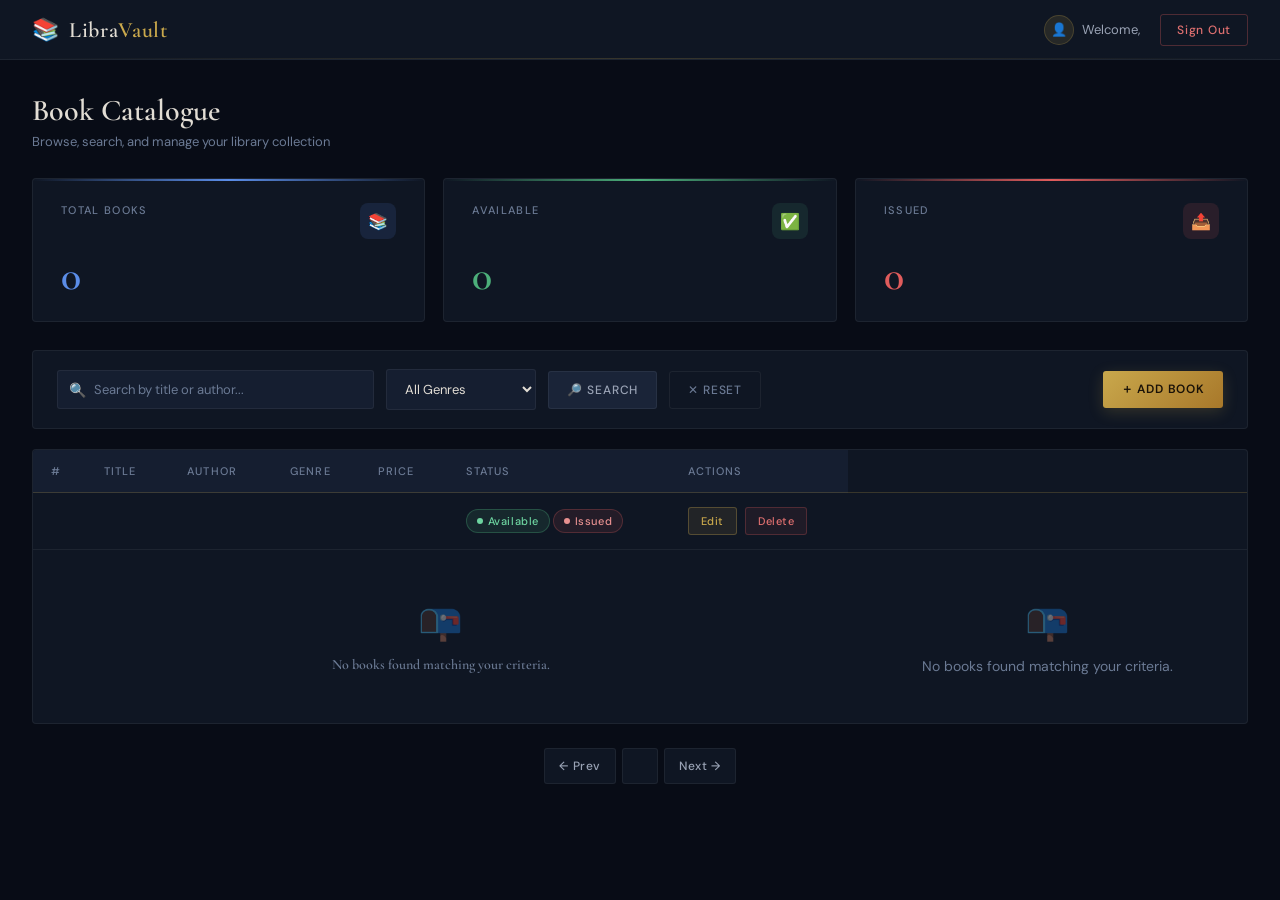
<file: SBMVC-LibraryBookManagementSystem-main/src/main/resources/templates/index.html>
<!DOCTYPE html>
<html xmlns:th="http://www.thymeleaf.org"
      xmlns:sec="http://www.thymeleaf.org/extras/spring-security">
<head>
    <meta charset="UTF-8">
    <meta name="viewport" content="width=device-width, initial-scale=1.0">
    <title>Dashboard — LibraVault</title>
    <link href="https://fonts.googleapis.com/css2?family=Cormorant+Garamond:wght@300;400;600;700&family=DM+Sans:wght@300;400;500&display=swap" rel="stylesheet">
    <style>
        :root {
            --bg: #080c16;
            --surface: #0f1623;
            --surface2: #151e30;
            --surface3: #1a2438;
            --gold: #c9a84c;
            --gold-light: #e8c97a;
            --gold-dim: rgba(201,168,76,0.12);
            --gold-border: rgba(201,168,76,0.22);
            --text: #e2ddd4;
            --text-dim: #6b7a94;
            --text-mid: #9aa3b5;
            --border: rgba(255,255,255,0.06);
            --green: #4caf7a;
            --red: #e05c5c;
            --blue: #5b8de8;
        }

        * { margin: 0; padding: 0; box-sizing: border-box; }

        body {
            background: var(--bg);
            font-family: 'DM Sans', sans-serif;
            color: var(--text);
            min-height: 100vh;
        }

        /* ── Navbar ── */
        .navbar {
            background: var(--surface);
            border-bottom: 1px solid var(--border);
            padding: 0 32px;
            height: 60px;
            display: flex;
            align-items: center;
            justify-content: space-between;
            position: sticky;
            top: 0;
            z-index: 100;
            backdrop-filter: blur(10px);
        }
        .navbar::after {
            content: '';
            position: absolute;
            bottom: 0; left: 0; right: 0;
            height: 1px;
            background: linear-gradient(90deg, transparent, var(--gold-border), transparent);
        }

        .nav-brand {
            display: flex;
            align-items: center;
            gap: 10px;
        }
        .nav-brand-icon { font-size: 22px; }
        .nav-brand h1 {
            font-family: 'Cormorant Garamond', serif;
            font-size: 22px;
            font-weight: 600;
            color: var(--text);
            letter-spacing: 0.03em;
        }
        .nav-brand h1 span { color: var(--gold); }

        .nav-right {
            display: flex;
            align-items: center;
            gap: 20px;
        }
        .nav-user {
            font-size: 13px;
            color: var(--text-mid);
            display: flex;
            align-items: center;
            gap: 8px;
        }
        .nav-user-badge {
            width: 30px; height: 30px;
            background: var(--gold-dim);
            border: 1px solid var(--gold-border);
            border-radius: 50%;
            display: flex;
            align-items: center;
            justify-content: center;
            font-size: 13px;
        }
        .nav-user strong { color: var(--text); }

        .btn-logout {
            padding: 7px 16px;
            background: transparent;
            border: 1px solid rgba(224,92,92,0.3);
            border-radius: 3px;
            color: #e07070;
            font-family: 'DM Sans', sans-serif;
            font-size: 12px;
            font-weight: 500;
            letter-spacing: 0.06em;
            cursor: pointer;
            transition: background 0.2s, border-color 0.2s;
        }
        .btn-logout:hover {
            background: rgba(224,92,92,0.1);
            border-color: rgba(224,92,92,0.6);
        }

        /* ── Main content ── */
        .main {
            padding: 32px;
            max-width: 1300px;
            margin: 0 auto;
        }

        .page-title {
            margin-bottom: 28px;
            animation: fadeUp 0.5s ease both;
        }
        .page-title h2 {
            font-family: 'Cormorant Garamond', serif;
            font-size: 30px;
            font-weight: 600;
            color: var(--text);
        }
        .page-title p {
            font-size: 13px;
            color: var(--text-dim);
            margin-top: 4px;
        }

        @keyframes fadeUp {
            from { opacity: 0; transform: translateY(16px); }
            to   { opacity: 1; transform: translateY(0); }
        }

        /* ── Stats Cards ── */
        .stats-grid {
            display: grid;
            grid-template-columns: repeat(3, 1fr);
            gap: 18px;
            margin-bottom: 28px;
        }

        .stat-card {
            background: var(--surface);
            border: 1px solid var(--border);
            border-radius: 4px;
            padding: 24px 28px;
            position: relative;
            overflow: hidden;
            animation: fadeUp 0.5s ease both;
            transition: transform 0.2s, box-shadow 0.2s;
        }
        .stat-card:hover {
            transform: translateY(-2px);
            box-shadow: 0 12px 30px rgba(0,0,0,0.3);
        }
        .stat-card:nth-child(2) { animation-delay: 0.08s; }
        .stat-card:nth-child(3) { animation-delay: 0.16s; }

        .stat-card::before {
            content: '';
            position: absolute;
            top: 0; left: 0; right: 0;
            height: 2px;
        }
        .stat-card.blue::before  { background: linear-gradient(90deg, transparent, var(--blue), transparent); }
        .stat-card.green::before { background: linear-gradient(90deg, transparent, var(--green), transparent); }
        .stat-card.red::before   { background: linear-gradient(90deg, transparent, var(--red), transparent); }

        .stat-card-top {
            display: flex;
            justify-content: space-between;
            align-items: flex-start;
            margin-bottom: 16px;
        }
        .stat-label {
            font-size: 11px;
            letter-spacing: 0.12em;
            text-transform: uppercase;
            color: var(--text-dim);
            font-weight: 500;
        }
        .stat-icon {
            width: 36px; height: 36px;
            border-radius: 8px;
            display: flex;
            align-items: center;
            justify-content: center;
            font-size: 16px;
        }
        .stat-icon.blue  { background: rgba(91,141,232,0.12); }
        .stat-icon.green { background: rgba(76,175,122,0.12); }
        .stat-icon.red   { background: rgba(224,92,92,0.12); }

        .stat-value {
            font-family: 'Cormorant Garamond', serif;
            font-size: 42px;
            font-weight: 600;
            line-height: 1;
        }
        .stat-value.blue  { color: var(--blue); }
        .stat-value.green { color: var(--green); }
        .stat-value.red   { color: var(--red); }

        /* Decorative bg number */
        .stat-bg-num {
            position: absolute;
            right: 16px; bottom: -10px;
            font-family: 'Cormorant Garamond', serif;
            font-size: 80px;
            font-weight: 700;
            opacity: 0.04;
            line-height: 1;
            pointer-events: none;
        }

        /* ── Toolbar ── */
        .toolbar {
            background: var(--surface);
            border: 1px solid var(--border);
            border-radius: 4px;
            padding: 18px 24px;
            margin-bottom: 20px;
            display: flex;
            align-items: center;
            gap: 12px;
            flex-wrap: wrap;
            animation: fadeUp 0.5s 0.2s ease both;
        }

        .search-wrap {
            position: relative;
            flex: 1;
            min-width: 200px;
        }
        .search-icon {
            position: absolute;
            left: 12px; top: 50%;
            transform: translateY(-50%);
            font-size: 14px;
            color: var(--text-dim);
            pointer-events: none;
        }
        .search-wrap input {
            width: 100%;
            background: var(--surface2);
            border: 1px solid var(--border);
            border-radius: 3px;
            padding: 10px 12px 10px 36px;
            color: var(--text);
            font-family: 'DM Sans', sans-serif;
            font-size: 13px;
            outline: none;
            transition: border-color 0.2s, box-shadow 0.2s;
        }
        .search-wrap input:focus {
            border-color: var(--gold-border);
            box-shadow: 0 0 0 3px var(--gold-dim);
        }
        .search-wrap input::placeholder { color: var(--text-dim); }

        select.filter-select {
            background: var(--surface2);
            border: 1px solid var(--border);
            border-radius: 3px;
            padding: 10px 14px;
            color: var(--text);
            font-family: 'DM Sans', sans-serif;
            font-size: 13px;
            outline: none;
            cursor: pointer;
            transition: border-color 0.2s;
            min-width: 150px;
        }
        select.filter-select:focus { border-color: var(--gold-border); }
        select.filter-select option { background: var(--surface2); }

        .btn {
            padding: 10px 18px;
            border-radius: 3px;
            font-family: 'DM Sans', sans-serif;
            font-size: 12px;
            font-weight: 500;
            letter-spacing: 0.07em;
            text-transform: uppercase;
            cursor: pointer;
            border: none;
            transition: all 0.2s;
            text-decoration: none;
            display: inline-flex;
            align-items: center;
            gap: 6px;
            white-space: nowrap;
        }
        .btn-search {
            background: var(--surface3);
            border: 1px solid var(--border);
            color: var(--text-mid);
        }
        .btn-search:hover { border-color: var(--gold-border); color: var(--text); }

        .btn-reset {
            background: transparent;
            border: 1px solid var(--border);
            color: var(--text-dim);
        }
        .btn-reset:hover { border-color: rgba(255,255,255,0.15); color: var(--text-mid); }

        .btn-add {
            background: linear-gradient(135deg, var(--gold), #a8782a);
            color: #1a1208;
            font-weight: 600;
            box-shadow: 0 4px 15px rgba(201,168,76,0.2);
        }
        .btn-add:hover {
            opacity: 0.9;
            transform: translateY(-1px);
            box-shadow: 0 6px 20px rgba(201,168,76,0.3);
        }

        .toolbar-spacer { flex: 1; }

        /* ── Table ── */
        .table-wrap {
            background: var(--surface);
            border: 1px solid var(--border);
            border-radius: 4px;
            overflow: hidden;
            animation: fadeUp 0.5s 0.28s ease both;
        }

        table {
            width: 100%;
            border-collapse: collapse;
        }
        thead {
            background: var(--surface2);
            border-bottom: 1px solid var(--gold-border);
        }
        th {
            padding: 14px 18px;
            text-align: left;
            font-size: 11px;
            font-weight: 500;
            letter-spacing: 0.1em;
            text-transform: uppercase;
            color: var(--text-dim);
            white-space: nowrap;
        }
        th a {
            color: var(--text-dim);
            text-decoration: none;
            display: inline-flex;
            align-items: center;
            gap: 4px;
            transition: color 0.2s;
        }
        th a:hover { color: var(--gold); }

        tbody tr {
            border-bottom: 1px solid var(--border);
            transition: background 0.15s;
        }
        tbody tr:last-child { border-bottom: none; }
        tbody tr:hover { background: var(--surface2); }

        td {
            padding: 14px 18px;
            font-size: 13px;
            color: var(--text-mid);
        }
        td:first-child {
            font-family: 'Cormorant Garamond', serif;
            font-size: 16px;
            color: var(--text-dim);
            font-weight: 600;
        }
        .td-title {
            font-weight: 500;
            color: var(--text) !important;
        }
        .td-price {
            font-family: 'Cormorant Garamond', serif;
            font-size: 15px;
            color: var(--gold) !important;
            font-weight: 600;
        }

        .badge {
            display: inline-flex;
            align-items: center;
            gap: 5px;
            padding: 4px 10px;
            border-radius: 20px;
            font-size: 11px;
            font-weight: 500;
            letter-spacing: 0.05em;
        }
        .badge-available {
            background: rgba(76,175,122,0.12);
            border: 1px solid rgba(76,175,122,0.3);
            color: #6dd4a0;
        }
        .badge-issued {
            background: rgba(224,92,92,0.1);
            border: 1px solid rgba(224,92,92,0.25);
            color: #e89090;
        }
        .badge::before { content: ''; width: 6px; height: 6px; border-radius: 50%; background: currentColor; }

        .actions { display: flex; gap: 8px; }
        .btn-edit, .btn-delete {
            padding: 6px 12px;
            border-radius: 3px;
            font-size: 11px;
            font-weight: 500;
            letter-spacing: 0.05em;
            cursor: pointer;
            border: 1px solid;
            text-decoration: none;
            transition: all 0.2s;
        }
        .btn-edit {
            background: rgba(201,168,76,0.1);
            border-color: rgba(201,168,76,0.3);
            color: var(--gold);
        }
        .btn-edit:hover { background: rgba(201,168,76,0.2); border-color: var(--gold); }
        .btn-delete {
            background: rgba(224,92,92,0.08);
            border-color: rgba(224,92,92,0.25);
            color: #e07070;
        }
        .btn-delete:hover { background: rgba(224,92,92,0.18); border-color: var(--red); }

        .empty-row td {
            text-align: center;
            padding: 48px;
            color: var(--text-dim);
            font-size: 14px;
        }
        .empty-icon { font-size: 36px; display: block; margin-bottom: 12px; opacity: 0.4; }

        /* ── Pagination ── */
        .pagination-wrap {
            display: flex;
            align-items: center;
            justify-content: center;
            gap: 6px;
            margin-top: 24px;
            padding-bottom: 12px;
            animation: fadeUp 0.5s 0.36s ease both;
        }
        .page-btn {
            width: 36px; height: 36px;
            display: flex;
            align-items: center;
            justify-content: center;
            border-radius: 3px;
            font-size: 13px;
            font-weight: 500;
            color: var(--text-mid);
            text-decoration: none;
            border: 1px solid var(--border);
            background: var(--surface);
            transition: all 0.2s;
        }
        .page-btn:hover { border-color: var(--gold-border); color: var(--gold); }
        .page-btn.active {
            background: var(--gold-dim);
            border-color: var(--gold-border);
            color: var(--gold);
            font-weight: 600;
        }
        .page-nav {
            padding: 0 14px;
            width: auto;
            font-size: 12px;
            letter-spacing: 0.05em;
        }
    </style>
</head>
<body>

    <!-- Navbar -->
    <nav class="navbar">
        <div class="nav-brand">
            <span class="nav-brand-icon">📚</span>
            <h1>Libra<span>Vault</span></h1>
        </div>
        <div class="nav-right">
            <div class="nav-user">
                <div class="nav-user-badge">👤</div>
                <span>Welcome, <strong sec:authentication="principal.username"></strong></span>
            </div>
            <form th:action="@{/logout}" method="post" style="margin:0;">
                <button type="submit" class="btn-logout">Sign Out</button>
            </form>
        </div>
    </nav>

    <div class="main">

        <div class="page-title">
            <h2>Book Catalogue</h2>
            <p>Browse, search, and manage your library collection</p>
        </div>

        <!-- Stats -->
        <div class="stats-grid">
            <div class="stat-card blue">
                <div class="stat-card-top">
                    <span class="stat-label">Total Books</span>
                    <div class="stat-icon blue">📚</div>
                </div>
                <div class="stat-value blue" th:text="${totalBooks}">0</div>
                <div class="stat-bg-num" th:text="${totalBooks}"></div>
            </div>
            <div class="stat-card green">
                <div class="stat-card-top">
                    <span class="stat-label">Available</span>
                    <div class="stat-icon green">✅</div>
                </div>
                <div class="stat-value green" th:text="${availableBooks}">0</div>
                <div class="stat-bg-num" th:text="${availableBooks}"></div>
            </div>
            <div class="stat-card red">
                <div class="stat-card-top">
                    <span class="stat-label">Issued</span>
                    <div class="stat-icon red">📤</div>
                </div>
                <div class="stat-value red" th:text="${issuedBooks}">0</div>
                <div class="stat-bg-num" th:text="${issuedBooks}"></div>
            </div>
        </div>

        <!-- Toolbar -->
        <form method="get" th:action="@{/}">
            <div class="toolbar">
                <div class="search-wrap">
                    <span class="search-icon">🔍</span>
                    <input type="text" name="keyword" th:value="${keyword}"
                           placeholder="Search by title or author...">
                </div>

                <select name="genre" class="filter-select">
                    <option value="all" th:selected="${genre == 'all' or genre == null}">All Genres</option>
                    <option value="Programming" th:selected="${genre == 'Programming'}">Programming</option>
                    <option value="Fiction"     th:selected="${genre == 'Fiction'}">Fiction</option>
                    <option value="Science"     th:selected="${genre == 'Science'}">Science</option>
                    <option value="History"     th:selected="${genre == 'History'}">History</option>
                    <option value="Mathematics" th:selected="${genre == 'Mathematics'}">Mathematics</option>
                    <option value="Other"       th:selected="${genre == 'Other'}">Other</option>
                </select>

                <button type="submit" class="btn btn-search">🔎 Search</button>
                <a th:href="@{/}" class="btn btn-reset">✕ Reset</a>

                <div class="toolbar-spacer"></div>

                <a sec:authorize="hasRole('ADMIN')"
                   th:href="@{/showNewBookForm}"
                   class="btn btn-add">＋ Add Book</a>
            </div>
        </form>

        <!-- Table -->
        <div class="table-wrap">
            <table>
                <thead>
                    <tr>
                        <th>#</th>
                        <th>
                            <a th:href="@{/(page=${currentPage},sortField='title',sortDir=${reverseSortDir},keyword=${keyword},genre=${genre})}">
                                Title
                                <span th:if="${sortField == 'title'}" th:text="${sortDir == 'asc'} ? '↑' : '↓'"></span>
                            </a>
                        </th>
                        <th>
                            <a th:href="@{/(page=${currentPage},sortField='author',sortDir=${reverseSortDir},keyword=${keyword},genre=${genre})}">
                                Author
                                <span th:if="${sortField == 'author'}" th:text="${sortDir == 'asc'} ? '↑' : '↓'"></span>
                            </a>
                        </th>
                        <th>Genre</th>
                        <th>
                            <a th:href="@{/(page=${currentPage},sortField='price',sortDir=${reverseSortDir},keyword=${keyword},genre=${genre})}">
                                Price
                                <span th:if="${sortField == 'price'}" th:text="${sortDir == 'asc'} ? '↑' : '↓'"></span>
                            </a>
                        </th>
                        <th>Status</th>
                        <th sec:authorize="hasRole('ADMIN')">Actions</th>
                    </tr>
                </thead>
                <tbody>
                    <tr th:each="book : ${bookPage.content}">
                        <td th:text="${book.id}"></td>
                        <td class="td-title" th:text="${book.title}"></td>
                        <td th:text="${book.author}"></td>
                        <td th:text="${book.genre}"></td>
                        <td class="td-price" th:text="'₹' + ${book.price}"></td>
                        <td>
                            <span th:if="${book.availability}" class="badge badge-available">Available</span>
                            <span th:unless="${book.availability}" class="badge badge-issued">Issued</span>
                        </td>
                        <td sec:authorize="hasRole('ADMIN')">
                            <div class="actions">
                                <a th:href="@{/showFormForUpdate/{id}(id=${book.id})}" class="btn-edit">Edit</a>
                                <a th:href="@{/deleteBook/{id}(id=${book.id})}"
                                   class="btn-delete"
                                   onclick="return confirm('Delete this book?')">Delete</a>
                            </div>
                        </td>
                    </tr>

                    <tr class="empty-row" th:if="${#lists.isEmpty(bookPage.content)}">
                        <td sec:authorize="hasRole('ADMIN')" colspan="7">
                            <span class="empty-icon">📭</span>
                            No books found matching your criteria.
                        </td>
                        <td sec:authorize="!hasRole('ADMIN')" colspan="6">
                            <span class="empty-icon">📭</span>
                            No books found matching your criteria.
                        </td>
                    </tr>
                </tbody>
            </table>
        </div>

        <!-- Pagination -->
        <div class="pagination-wrap">
            <a class="page-btn page-nav"
               th:if="${currentPage > 1}"
               th:href="@{/(page=${currentPage-1},sortField=${sortField},sortDir=${sortDir},keyword=${keyword},genre=${genre})}">
               ← Prev
            </a>

            <a th:each="i : ${#numbers.sequence(1, totalPages)}"
               th:classappend="${currentPage == i} ? ' active'"
               class="page-btn"
               th:href="@{/(page=${i},sortField=${sortField},sortDir=${sortDir},keyword=${keyword},genre=${genre})}"
               th:text="${i}"></a>

            <a class="page-btn page-nav"
               th:if="${currentPage < totalPages}"
               th:href="@{/(page=${currentPage+1},sortField=${sortField},sortDir=${sortDir},keyword=${keyword},genre=${genre})}">
               Next →
            </a>
        </div>

    </div>
</body>
</html>
</file>
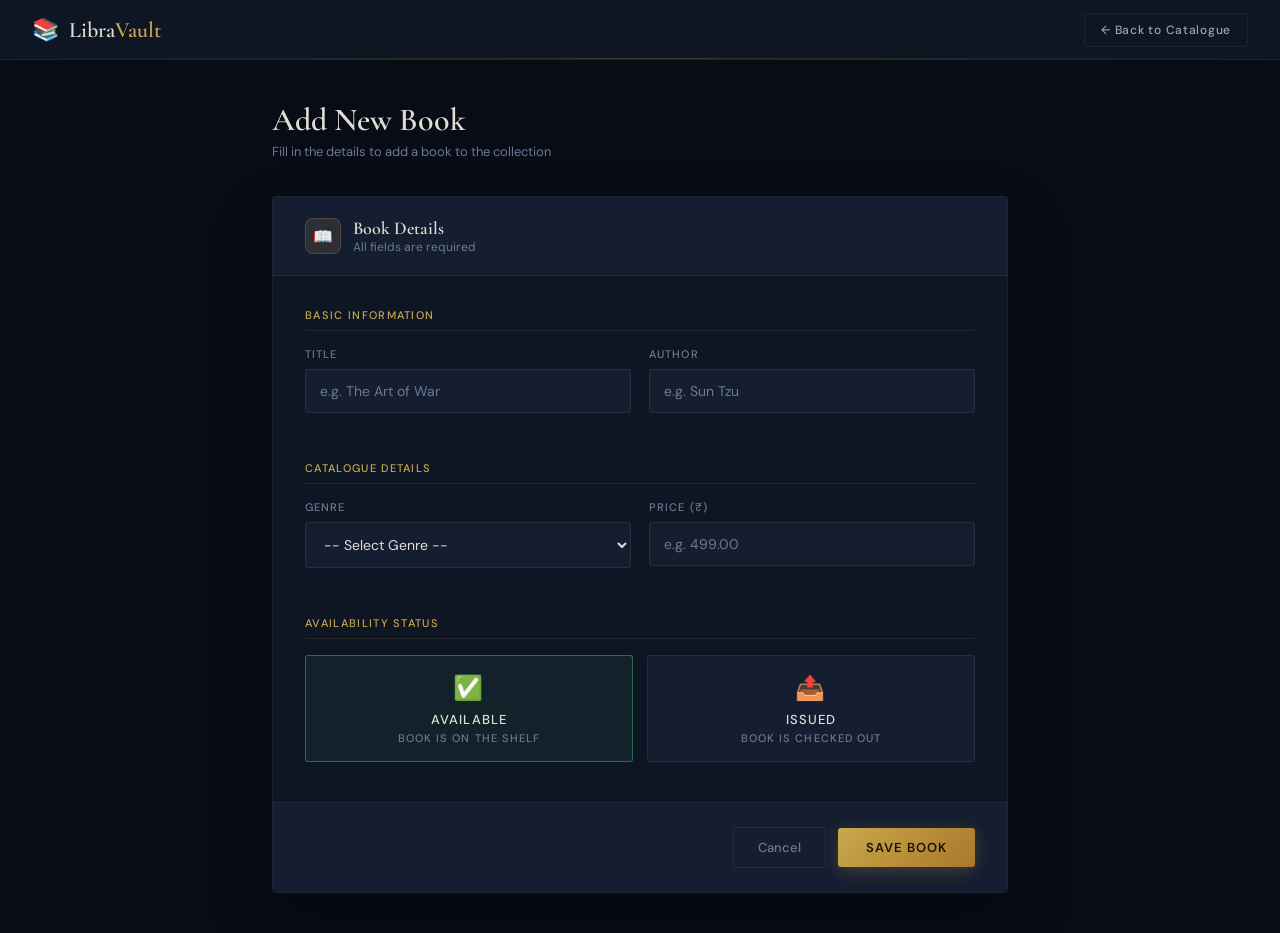
<file: SBMVC-LibraryBookManagementSystem-main/src/main/resources/templates/add-book.html>
<!DOCTYPE html>
<html xmlns:th="http://www.thymeleaf.org">
<head>
    <meta charset="UTF-8">
    <meta name="viewport" content="width=device-width, initial-scale=1.0">
    <title>Add Book — LibraVault</title>
    <link href="https://fonts.googleapis.com/css2?family=Cormorant+Garamond:wght@300;400;600;700&family=DM+Sans:wght@300;400;500&display=swap" rel="stylesheet">
    <style>
        :root {
            --bg: #080c16;
            --surface: #0f1623;
            --surface2: #151e30;
            --surface3: #1a2438;
            --gold: #c9a84c;
            --gold-light: #e8c97a;
            --gold-dim: rgba(201,168,76,0.12);
            --gold-border: rgba(201,168,76,0.22);
            --text: #e2ddd4;
            --text-dim: #6b7a94;
            --text-mid: #9aa3b5;
            --border: rgba(255,255,255,0.06);
            --green: #4caf7a;
        }

        * { margin: 0; padding: 0; box-sizing: border-box; }

        body {
            background: var(--bg);
            font-family: 'DM Sans', sans-serif;
            color: var(--text);
            min-height: 100vh;
        }

        /* Navbar */
        .navbar {
            background: var(--surface);
            border-bottom: 1px solid var(--border);
            padding: 0 32px;
            height: 60px;
            display: flex;
            align-items: center;
            justify-content: space-between;
            position: relative;
        }
        .navbar::after {
            content: '';
            position: absolute;
            bottom: 0; left: 0; right: 0;
            height: 1px;
            background: linear-gradient(90deg, transparent, var(--gold-border), transparent);
        }
        .nav-brand { display: flex; align-items: center; gap: 10px; }
        .nav-brand h1 {
            font-family: 'Cormorant Garamond', serif;
            font-size: 22px; font-weight: 600;
            color: var(--text);
        }
        .nav-brand h1 span { color: var(--gold); }

        .btn-back {
            display: inline-flex;
            align-items: center;
            gap: 6px;
            padding: 8px 16px;
            background: transparent;
            border: 1px solid var(--border);
            border-radius: 3px;
            color: var(--text-mid);
            font-family: 'DM Sans', sans-serif;
            font-size: 12px;
            font-weight: 500;
            letter-spacing: 0.06em;
            text-decoration: none;
            transition: all 0.2s;
        }
        .btn-back:hover { border-color: var(--gold-border); color: var(--text); }

        /* Main */
        .main {
            padding: 40px 32px;
            max-width: 800px;
            margin: 0 auto;
        }

        .page-header {
            display: flex;
            align-items: flex-start;
            justify-content: space-between;
            margin-bottom: 36px;
            animation: fadeUp 0.5s ease both;
        }
        @keyframes fadeUp {
            from { opacity: 0; transform: translateY(16px); }
            to   { opacity: 1; transform: translateY(0); }
        }

        .page-header h2 {
            font-family: 'Cormorant Garamond', serif;
            font-size: 32px;
            font-weight: 600;
            color: var(--text);
        }
        .page-header p {
            font-size: 13px;
            color: var(--text-dim);
            margin-top: 4px;
        }

        /* Form Card */
        .form-card {
            background: var(--surface);
            border: 1px solid var(--border);
            border-radius: 4px;
            overflow: hidden;
            animation: fadeUp 0.5s 0.1s ease both;
            box-shadow: 0 30px 60px rgba(0,0,0,0.3);
        }

        .form-card-header {
            padding: 20px 32px;
            border-bottom: 1px solid var(--border);
            background: var(--surface2);
            display: flex;
            align-items: center;
            gap: 12px;
        }
        .form-card-header-icon {
            width: 36px; height: 36px;
            background: var(--gold-dim);
            border: 1px solid var(--gold-border);
            border-radius: 8px;
            display: flex;
            align-items: center;
            justify-content: center;
            font-size: 16px;
        }
        .form-card-header h3 {
            font-family: 'Cormorant Garamond', serif;
            font-size: 18px;
            font-weight: 600;
            color: var(--text);
        }
        .form-card-header p {
            font-size: 12px;
            color: var(--text-dim);
        }

        .form-body {
            padding: 32px;
        }

        .form-section {
            margin-bottom: 28px;
        }
        .form-section-title {
            font-size: 11px;
            font-weight: 500;
            letter-spacing: 0.12em;
            text-transform: uppercase;
            color: var(--gold);
            margin-bottom: 16px;
            padding-bottom: 8px;
            border-bottom: 1px solid var(--gold-dim);
        }

        .form-row { display: grid; grid-template-columns: 1fr 1fr; gap: 18px; }
        .form-group { margin-bottom: 20px; }
        .form-group:last-child { margin-bottom: 0; }

        label {
            display: block;
            font-size: 11px;
            font-weight: 500;
            letter-spacing: 0.1em;
            text-transform: uppercase;
            color: var(--text-dim);
            margin-bottom: 8px;
        }
        input, select {
            width: 100%;
            background: var(--surface2);
            border: 1px solid rgba(255,255,255,0.07);
            border-radius: 3px;
            padding: 12px 14px;
            color: var(--text);
            font-family: 'DM Sans', sans-serif;
            font-size: 14px;
            outline: none;
            transition: border-color 0.2s, box-shadow 0.2s;
        }
        input:focus, select:focus {
            border-color: var(--gold-border);
            box-shadow: 0 0 0 3px var(--gold-dim);
        }
        input::placeholder { color: var(--text-dim); }
        select option { background: var(--surface2); }

        /* Availability toggle cards */
        .avail-cards { display: flex; gap: 14px; }
        .avail-card {
            flex: 1;
            border: 1px solid rgba(255,255,255,0.07);
            border-radius: 3px;
            padding: 16px;
            cursor: pointer;
            transition: all 0.2s;
            background: var(--surface2);
            text-align: center;
            position: relative;
        }
        .avail-card input[type="radio"] {
            position: absolute; opacity: 0; width: 0; height: 0;
        }
        .avail-card.available.selected {
            border-color: rgba(76,175,122,0.5);
            background: rgba(76,175,122,0.08);
        }
        .avail-card.issued.selected {
            border-color: rgba(224,92,92,0.5);
            background: rgba(224,92,92,0.08);
        }
        .avail-card:hover { border-color: rgba(255,255,255,0.15); }
        .avail-card-icon { font-size: 24px; margin-bottom: 8px; }
        .avail-card-label { font-size: 13px; font-weight: 500; color: var(--text); }
        .avail-card-desc { font-size: 11px; color: var(--text-dim); margin-top: 3px; }

        /* Form footer */
        .form-footer {
            padding: 24px 32px;
            border-top: 1px solid var(--border);
            background: var(--surface2);
            display: flex;
            align-items: center;
            justify-content: flex-end;
            gap: 12px;
        }

        .btn-cancel {
            padding: 11px 24px;
            background: transparent;
            border: 1px solid var(--border);
            border-radius: 3px;
            color: var(--text-dim);
            font-family: 'DM Sans', sans-serif;
            font-size: 13px;
            font-weight: 500;
            cursor: pointer;
            text-decoration: none;
            transition: all 0.2s;
        }
        .btn-cancel:hover { border-color: rgba(255,255,255,0.15); color: var(--text-mid); }

        .btn-save {
            padding: 11px 28px;
            background: linear-gradient(135deg, var(--gold), #a8782a);
            color: #1a1208;
            border: none;
            border-radius: 3px;
            font-family: 'DM Sans', sans-serif;
            font-size: 13px;
            font-weight: 600;
            letter-spacing: 0.08em;
            text-transform: uppercase;
            cursor: pointer;
            box-shadow: 0 4px 15px rgba(201,168,76,0.25);
            transition: all 0.2s;
        }
        .btn-save:hover {
            opacity: 0.9;
            transform: translateY(-1px);
            box-shadow: 0 6px 22px rgba(201,168,76,0.35);
        }
    </style>
</head>
<body>

    <nav class="navbar">
        <div class="nav-brand">
            <span style="font-size:22px;">📚</span>
            <h1>Libra<span>Vault</span></h1>
        </div>
        <a th:href="@{/}" class="btn-back">← Back to Catalogue</a>
    </nav>

    <div class="main">

        <div class="page-header">
            <div>
                <h2>Add New Book</h2>
                <p>Fill in the details to add a book to the collection</p>
            </div>
        </div>

        <div class="form-card">
            <div class="form-card-header">
                <div class="form-card-header-icon">📖</div>
                <div>
                    <h3>Book Details</h3>
                    <p>All fields are required</p>
                </div>
            </div>

            <form th:action="@{/saveBook}" th:object="${book}" method="post">
                <div class="form-body">

                    <!-- Basic Info -->
                    <div class="form-section">
                        <div class="form-section-title">Basic Information</div>
                        <div class="form-row">
                            <div class="form-group">
                                <label>Title</label>
                                <input type="text" th:field="*{title}"
                                       placeholder="e.g. The Art of War" required>
                            </div>
                            <div class="form-group">
                                <label>Author</label>
                                <input type="text" th:field="*{author}"
                                       placeholder="e.g. Sun Tzu" required>
                            </div>
                        </div>
                    </div>

                    <!-- Catalog Info -->
                    <div class="form-section">
                        <div class="form-section-title">Catalogue Details</div>
                        <div class="form-row">
                            <div class="form-group">
                                <label>Genre</label>
                                <select th:field="*{genre}" required>
                                    <option value="">-- Select Genre --</option>
                                    <option value="Programming">Programming</option>
                                    <option value="Fiction">Fiction</option>
                                    <option value="Science">Science</option>
                                    <option value="History">History</option>
                                    <option value="Mathematics">Mathematics</option>
                                    <option value="Other">Other</option>
                                </select>
                            </div>
                            <div class="form-group">
                                <label>Price (₹)</label>
                                <input type="number" step="0.01" min="0"
                                       th:field="*{price}"
                                       placeholder="e.g. 499.00" required>
                            </div>
                        </div>
                    </div>

                    <!-- Availability -->
                    <div class="form-section" style="margin-bottom:0;">
                        <div class="form-section-title">Availability Status</div>
                        <div class="avail-cards">
                            <label class="avail-card available selected" id="avail-yes"
                                   onclick="setAvail(true)">
                                <input type="radio" name="availability" value="true" checked>
                                <div class="avail-card-icon">✅</div>
                                <div class="avail-card-label">Available</div>
                                <div class="avail-card-desc">Book is on the shelf</div>
                            </label>
                            <label class="avail-card issued" id="avail-no"
                                   onclick="setAvail(false)">
                                <input type="radio" name="availability" value="false">
                                <div class="avail-card-icon">📤</div>
                                <div class="avail-card-label">Issued</div>
                                <div class="avail-card-desc">Book is checked out</div>
                            </label>
                        </div>
                    </div>

                </div>

                <div class="form-footer">
                    <a th:href="@{/}" class="btn-cancel">Cancel</a>
                    <button type="submit" class="btn-save">Save Book</button>
                </div>
            </form>
        </div>

    </div>

    <script>
        function setAvail(isAvailable) {
            document.getElementById('avail-yes').classList.toggle('selected', isAvailable);
            document.getElementById('avail-no').classList.toggle('selected', !isAvailable);
            document.querySelector(`input[value="${isAvailable}"]`).checked = true;
        }
    </script>
</body>
</html>
</file>
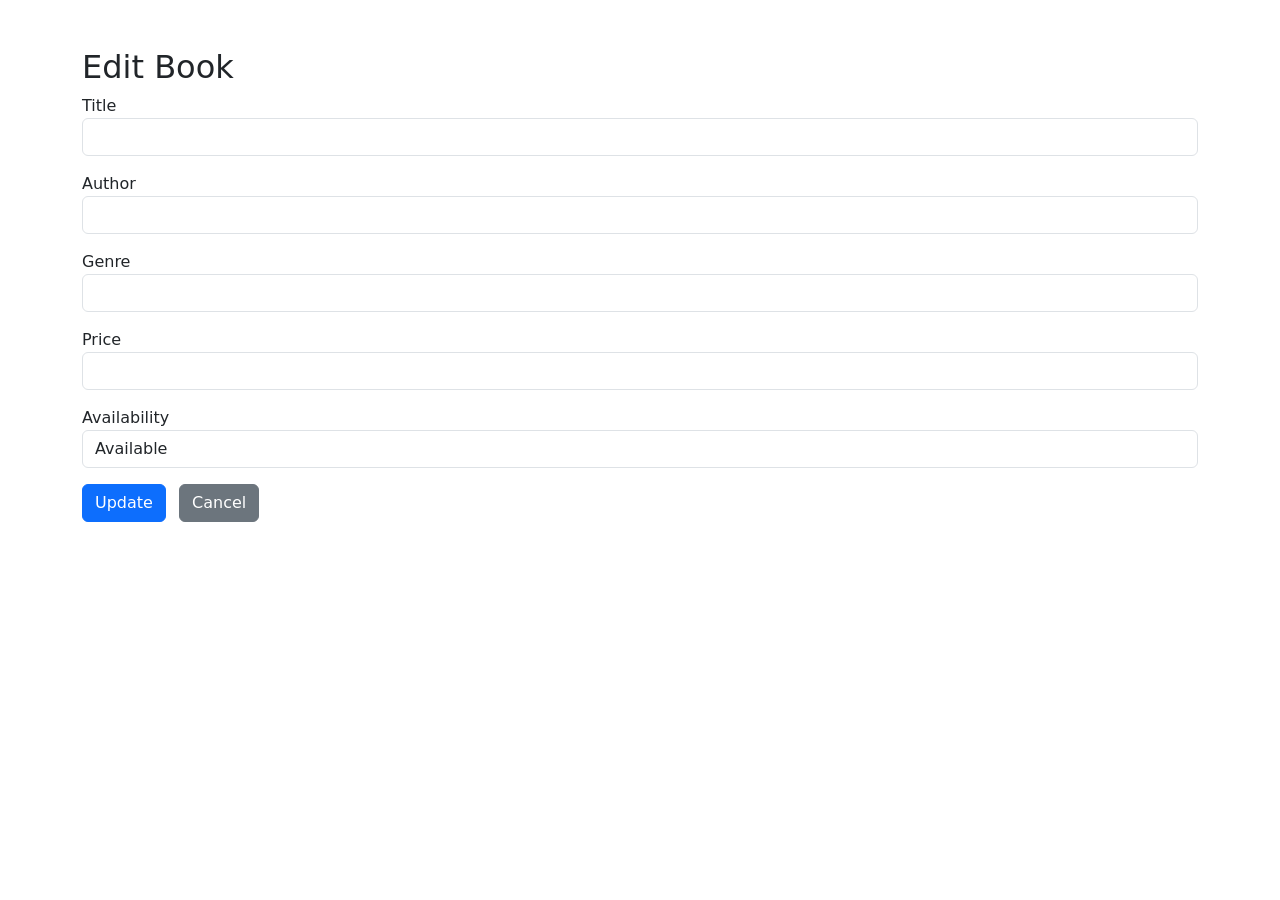
<file: SBMVC-LibraryBookManagementSystem-main/src/main/resources/templates/edit-book.html>
<!DOCTYPE html>
<html xmlns:th="http://www.thymeleaf.org">
<head>
    <title>Edit Book</title>
    <link href="https://cdn.jsdelivr.net/npm/bootstrap@5.3.3/dist/css/bootstrap.min.css"
          rel="stylesheet">
          
</head>
<body>
<div class="container mt-5">
    <h2>Edit Book</h2>
    <form th:action="@{/saveBook}" th:object="${book}" method="post">
        <!-- ✅ Hidden id field to preserve book ID on update -->
        <input type="hidden" th:field="*{id}">
        <div class="mb-3">
            <label>Title</label>
            <input type="text" th:field="*{title}" class="form-control">
        </div>
        <div class="mb-3">
            <label>Author</label>
            <input type="text" th:field="*{author}" class="form-control">
        </div>
        <div class="mb-3">
            <label>Genre</label>
            <input type="text" th:field="*{genre}" class="form-control">
        </div>
        <div class="mb-3">
            <label>Price</label>
            <input type="number" step="0.01" th:field="*{price}" class="form-control">
        </div>
        <div class="mb-3">
            <label>Availability</label>
            <select th:field="*{availability}" class="form-control">
                <option value="true">Available</option>
                <option value="false">Issued</option>
            </select>
        </div>
        <button type="submit" class="btn btn-primary">Update</button>
        <a th:href="@{/}" class="btn btn-secondary ms-2">Cancel</a>
    </form>
</div>
</body>
</html>
</file>
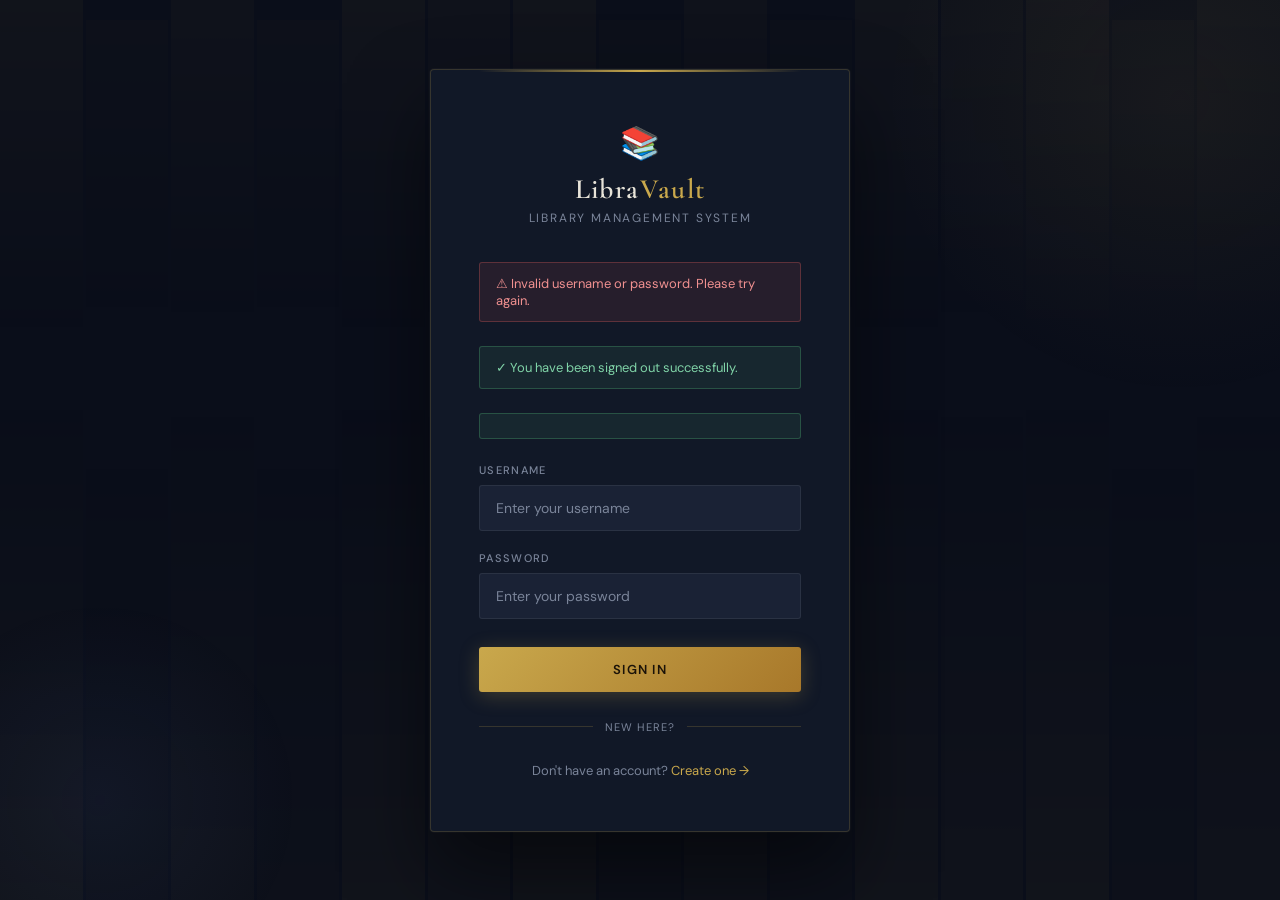
<file: SBMVC-LibraryBookManagementSystem-main/src/main/resources/templates/login.html>
<!DOCTYPE html>
<html xmlns:th="http://www.thymeleaf.org">
<head>
    <meta charset="UTF-8">
    <meta name="viewport" content="width=device-width, initial-scale=1.0">
    <title>Login — LibraVault</title>
    <link href="https://fonts.googleapis.com/css2?family=Cormorant+Garamond:wght@300;400;600;700&family=DM+Sans:wght@300;400;500&display=swap" rel="stylesheet">
    <style>
        :root {
            --bg: #0a0e1a;
            --surface: #111827;
            --surface2: #1a2235;
            --gold: #c9a84c;
            --gold-light: #e8c97a;
            --gold-dim: rgba(201,168,76,0.15);
            --text: #e8e4d9;
            --text-dim: #7a8499;
            --border: rgba(201,168,76,0.2);
            --error: #e05c5c;
        }

        * { margin: 0; padding: 0; box-sizing: border-box; }

        body {
            background: var(--bg);
            font-family: 'DM Sans', sans-serif;
            min-height: 100vh;
            display: flex;
            align-items: center;
            justify-content: center;
            overflow: hidden;
            position: relative;
        }

        /* Animated background */
        body::before {
            content: '';
            position: fixed;
            width: 600px; height: 600px;
            background: radial-gradient(circle, rgba(201,168,76,0.06) 0%, transparent 70%);
            top: -200px; right: -200px;
            animation: drift 8s ease-in-out infinite alternate;
            pointer-events: none;
        }
        body::after {
            content: '';
            position: fixed;
            width: 400px; height: 400px;
            background: radial-gradient(circle, rgba(99,130,201,0.07) 0%, transparent 70%);
            bottom: -100px; left: -100px;
            animation: drift 10s ease-in-out infinite alternate-reverse;
            pointer-events: none;
        }

        @keyframes drift {
            from { transform: translate(0, 0) scale(1); }
            to   { transform: translate(40px, 30px) scale(1.1); }
        }

        /* Book spine pattern */
        .bg-spines {
            position: fixed;
            left: 0; top: 0;
            width: 100%; height: 100%;
            display: flex;
            gap: 3px;
            opacity: 0.04;
            pointer-events: none;
        }
        .spine {
            flex: 1;
            background: linear-gradient(to bottom, var(--gold), transparent 40%, var(--gold) 100%);
            min-width: 8px;
        }
        .spine:nth-child(even) { opacity: 0.5; margin-top: 20px; }
        .spine:nth-child(3n)   { opacity: 0.8; margin-top: -10px; }

        .card {
            background: var(--surface);
            border: 1px solid var(--border);
            border-radius: 4px;
            padding: 52px 48px;
            width: 420px;
            position: relative;
            z-index: 10;
            animation: slideUp 0.6s cubic-bezier(0.16,1,0.3,1) both;
            box-shadow: 0 40px 80px rgba(0,0,0,0.5), 0 0 0 1px rgba(255,255,255,0.03);
        }

        @keyframes slideUp {
            from { opacity: 0; transform: translateY(30px); }
            to   { opacity: 1; transform: translateY(0); }
        }

        /* Gold top accent */
        .card::before {
            content: '';
            position: absolute;
            top: 0; left: 48px; right: 48px;
            height: 2px;
            background: linear-gradient(90deg, transparent, var(--gold), transparent);
        }

        .logo {
            text-align: center;
            margin-bottom: 36px;
        }
        .logo-icon {
            font-size: 32px;
            margin-bottom: 8px;
        }
        .logo h1 {
            font-family: 'Cormorant Garamond', serif;
            font-size: 28px;
            font-weight: 600;
            color: var(--text);
            letter-spacing: 0.05em;
        }
        .logo span {
            color: var(--gold);
        }
        .logo p {
            font-size: 12px;
            color: var(--text-dim);
            letter-spacing: 0.15em;
            text-transform: uppercase;
            margin-top: 4px;
        }

        .alert {
            padding: 12px 16px;
            border-radius: 3px;
            font-size: 13px;
            margin-bottom: 24px;
            display: flex;
            align-items: center;
            gap: 8px;
            animation: fadeIn 0.3s ease;
        }
        @keyframes fadeIn { from { opacity:0; } to { opacity:1; } }

        .alert-danger {
            background: rgba(224,92,92,0.1);
            border: 1px solid rgba(224,92,92,0.3);
            color: #f09090;
        }
        .alert-success {
            background: rgba(80,180,120,0.1);
            border: 1px solid rgba(80,180,120,0.3);
            color: #80d4a8;
        }

        .form-group {
            margin-bottom: 20px;
        }
        label {
            display: block;
            font-size: 11px;
            font-weight: 500;
            letter-spacing: 0.12em;
            text-transform: uppercase;
            color: var(--text-dim);
            margin-bottom: 8px;
        }
        input {
            width: 100%;
            background: var(--surface2);
            border: 1px solid rgba(255,255,255,0.07);
            border-radius: 3px;
            padding: 13px 16px;
            color: var(--text);
            font-family: 'DM Sans', sans-serif;
            font-size: 14px;
            transition: border-color 0.2s, box-shadow 0.2s;
            outline: none;
        }
        input:focus {
            border-color: var(--gold);
            box-shadow: 0 0 0 3px var(--gold-dim);
        }
        input::placeholder { color: var(--text-dim); }

        .btn-primary {
            width: 100%;
            padding: 14px;
            background: linear-gradient(135deg, var(--gold), #a8782a);
            color: #1a1208;
            border: none;
            border-radius: 3px;
            font-family: 'DM Sans', sans-serif;
            font-size: 13px;
            font-weight: 600;
            letter-spacing: 0.1em;
            text-transform: uppercase;
            cursor: pointer;
            margin-top: 8px;
            transition: opacity 0.2s, transform 0.15s, box-shadow 0.2s;
            box-shadow: 0 4px 20px rgba(201,168,76,0.25);
        }
        .btn-primary:hover {
            opacity: 0.92;
            transform: translateY(-1px);
            box-shadow: 0 8px 28px rgba(201,168,76,0.35);
        }
        .btn-primary:active { transform: translateY(0); }

        .footer-link {
            text-align: center;
            margin-top: 28px;
            font-size: 13px;
            color: var(--text-dim);
        }
        .footer-link a {
            color: var(--gold);
            text-decoration: none;
            transition: color 0.2s;
        }
        .footer-link a:hover { color: var(--gold-light); }

        .divider {
            display: flex;
            align-items: center;
            gap: 12px;
            margin: 28px 0;
        }
        .divider::before, .divider::after {
            content: '';
            flex: 1;
            height: 1px;
            background: var(--border);
        }
        .divider span {
            font-size: 11px;
            color: var(--text-dim);
            letter-spacing: 0.1em;
            text-transform: uppercase;
        }
    </style>
</head>
<body>
    <div class="bg-spines">
        <div class="spine"></div><div class="spine"></div><div class="spine"></div>
        <div class="spine"></div><div class="spine"></div><div class="spine"></div>
        <div class="spine"></div><div class="spine"></div><div class="spine"></div>
        <div class="spine"></div><div class="spine"></div><div class="spine"></div>
        <div class="spine"></div><div class="spine"></div><div class="spine"></div>
    </div>

    <div class="card">
        <div class="logo">
            <div class="logo-icon">📚</div>
            <h1>Libra<span>Vault</span></h1>
            <p>Library Management System</p>
        </div>

        <div th:if="${param.error}" class="alert alert-danger">
            ⚠ Invalid username or password. Please try again.
        </div>
        <div th:if="${param.logout}" class="alert alert-success">
            ✓ You have been signed out successfully.
        </div>
        <div th:if="${success}" class="alert alert-success" th:text="${success}"></div>

        <form th:action="@{/login}" method="post">
            <div class="form-group">
                <label for="username">Username</label>
                <input type="text" id="username" name="username"
                       placeholder="Enter your username" required autocomplete="username">
            </div>
            <div class="form-group">
                <label for="password">Password</label>
                <input type="password" id="password" name="password"
                       placeholder="Enter your password" required autocomplete="current-password">
            </div>
            <button type="submit" class="btn-primary">Sign In</button>
        </form>

        <div class="divider"><span>New here?</span></div>

        <div class="footer-link">
            Don't have an account? <a th:href="@{/register}">Create one →</a>
        </div>
    </div>
</body>
</html>
</file>
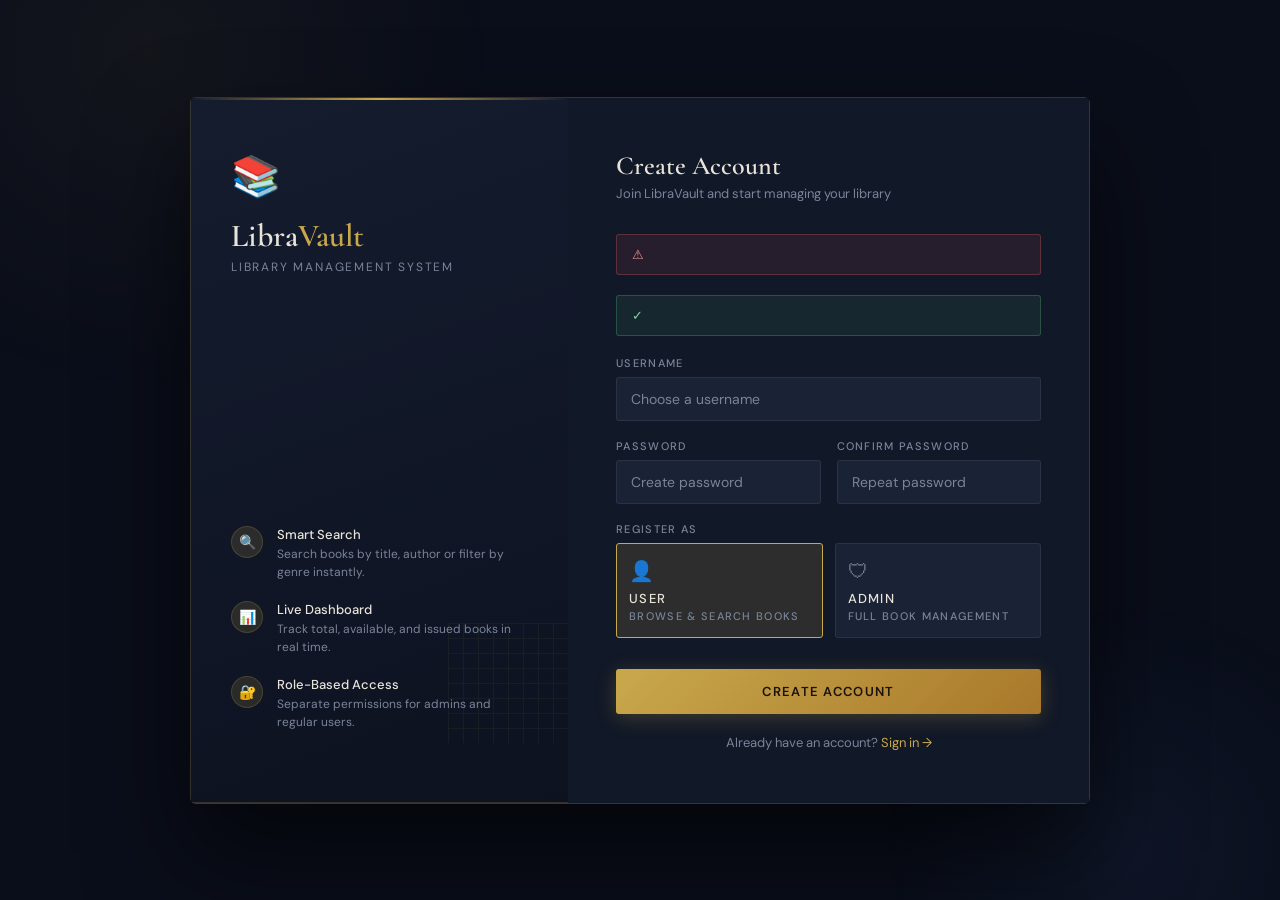
<file: SBMVC-LibraryBookManagementSystem-main/src/main/resources/templates/register.html>
<!DOCTYPE html>
<html xmlns:th="http://www.thymeleaf.org">
<head>
    <meta charset="UTF-8">
    <meta name="viewport" content="width=device-width, initial-scale=1.0">
    <title>Register — LibraVault</title>
    <link href="https://fonts.googleapis.com/css2?family=Cormorant+Garamond:wght@300;400;600;700&family=DM+Sans:wght@300;400;500&display=swap" rel="stylesheet">
    <style>
        :root {
            --bg: #0a0e1a;
            --surface: #111827;
            --surface2: #1a2235;
            --gold: #c9a84c;
            --gold-light: #e8c97a;
            --gold-dim: rgba(201,168,76,0.15);
            --text: #e8e4d9;
            --text-dim: #7a8499;
            --border: rgba(201,168,76,0.2);
            --error: #e05c5c;
        }

        * { margin: 0; padding: 0; box-sizing: border-box; }

        body {
            background: var(--bg);
            font-family: 'DM Sans', sans-serif;
            min-height: 100vh;
            display: flex;
            align-items: center;
            justify-content: center;
            padding: 40px 20px;
            position: relative;
            overflow-x: hidden;
        }

        body::before {
            content: '';
            position: fixed;
            width: 700px; height: 700px;
            background: radial-gradient(circle, rgba(201,168,76,0.05) 0%, transparent 70%);
            top: -300px; left: -200px;
            pointer-events: none;
            animation: drift 9s ease-in-out infinite alternate;
        }
        body::after {
            content: '';
            position: fixed;
            width: 500px; height: 500px;
            background: radial-gradient(circle, rgba(80,120,220,0.07) 0%, transparent 70%);
            bottom: -200px; right: -100px;
            pointer-events: none;
            animation: drift 12s ease-in-out infinite alternate-reverse;
        }
        @keyframes drift {
            from { transform: translate(0,0); }
            to   { transform: translate(30px,20px); }
        }

        .wrapper {
            display: flex;
            width: 100%;
            max-width: 900px;
            min-height: 580px;
            border-radius: 6px;
            overflow: hidden;
            box-shadow: 0 50px 100px rgba(0,0,0,0.6);
            animation: slideUp 0.6s cubic-bezier(0.16,1,0.3,1) both;
            position: relative;
            z-index: 10;
        }
        @keyframes slideUp {
            from { opacity: 0; transform: translateY(40px); }
            to   { opacity: 1; transform: translateY(0); }
        }

        /* Left panel */
        .panel-left {
            width: 42%;
            background: linear-gradient(160deg, #141c2e 0%, #0d1220 100%);
            border: 1px solid var(--border);
            border-right: none;
            padding: 52px 40px;
            display: flex;
            flex-direction: column;
            justify-content: space-between;
            position: relative;
            overflow: hidden;
        }
        .panel-left::before {
            content: '';
            position: absolute;
            top: 0; left: 0; right: 0;
            height: 2px;
            background: linear-gradient(90deg, transparent, var(--gold), transparent);
        }
        .panel-left::after {
            content: '';
            position: absolute;
            bottom: 0; left: 0; right: 0;
            height: 1px;
            background: var(--border);
        }

        .brand {
            position: relative;
            z-index: 2;
        }
        .brand-icon { font-size: 40px; margin-bottom: 16px; }
        .brand h1 {
            font-family: 'Cormorant Garamond', serif;
            font-size: 32px;
            font-weight: 600;
            color: var(--text);
            line-height: 1.1;
        }
        .brand h1 span { color: var(--gold); }
        .brand p {
            font-size: 12px;
            letter-spacing: 0.15em;
            text-transform: uppercase;
            color: var(--text-dim);
            margin-top: 6px;
        }

        .features {
            position: relative;
            z-index: 2;
        }
        .feature-item {
            display: flex;
            align-items: flex-start;
            gap: 14px;
            margin-bottom: 20px;
            animation: fadeSlide 0.5s ease both;
        }
        .feature-item:nth-child(2) { animation-delay: 0.1s; }
        .feature-item:nth-child(3) { animation-delay: 0.2s; }
        @keyframes fadeSlide {
            from { opacity: 0; transform: translateX(-15px); }
            to   { opacity: 1; transform: translateX(0); }
        }
        .feature-dot {
            width: 32px; height: 32px;
            border-radius: 50%;
            background: var(--gold-dim);
            border: 1px solid var(--border);
            display: flex;
            align-items: center;
            justify-content: center;
            font-size: 14px;
            flex-shrink: 0;
        }
        .feature-text h4 {
            font-size: 13px;
            font-weight: 500;
            color: var(--text);
            margin-bottom: 2px;
        }
        .feature-text p {
            font-size: 12px;
            color: var(--text-dim);
            line-height: 1.5;
        }

        /* Decorative grid */
        .grid-deco {
            position: absolute;
            bottom: 60px; right: 0;
            width: 120px; height: 120px;
            opacity: 0.06;
            background-image:
                linear-gradient(var(--gold) 1px, transparent 1px),
                linear-gradient(90deg, var(--gold) 1px, transparent 1px);
            background-size: 15px 15px;
        }

        /* Right panel — form */
        .panel-right {
            flex: 1;
            background: var(--surface);
            border: 1px solid var(--border);
            border-left: none;
            padding: 52px 48px;
            display: flex;
            flex-direction: column;
            justify-content: center;
        }

        .form-header {
            margin-bottom: 32px;
        }
        .form-header h2 {
            font-family: 'Cormorant Garamond', serif;
            font-size: 26px;
            font-weight: 600;
            color: var(--text);
        }
        .form-header p {
            font-size: 13px;
            color: var(--text-dim);
            margin-top: 4px;
        }

        .alert {
            padding: 11px 15px;
            border-radius: 3px;
            font-size: 13px;
            margin-bottom: 20px;
            display: flex;
            align-items: center;
            gap: 8px;
        }
        .alert-danger {
            background: rgba(224,92,92,0.1);
            border: 1px solid rgba(224,92,92,0.3);
            color: #f09090;
        }
        .alert-success {
            background: rgba(80,180,120,0.1);
            border: 1px solid rgba(80,180,120,0.3);
            color: #80d4a8;
        }

        .form-row { display: flex; gap: 16px; }
        .form-group {
            margin-bottom: 18px;
            flex: 1;
        }
        label {
            display: block;
            font-size: 11px;
            font-weight: 500;
            letter-spacing: 0.12em;
            text-transform: uppercase;
            color: var(--text-dim);
            margin-bottom: 7px;
        }
        input, select {
            width: 100%;
            background: var(--surface2);
            border: 1px solid rgba(255,255,255,0.07);
            border-radius: 3px;
            padding: 12px 14px;
            color: var(--text);
            font-family: 'DM Sans', sans-serif;
            font-size: 14px;
            transition: border-color 0.2s, box-shadow 0.2s;
            outline: none;
        }
        input:focus, select:focus {
            border-color: var(--gold);
            box-shadow: 0 0 0 3px var(--gold-dim);
        }
        input::placeholder { color: var(--text-dim); }
        select option { background: var(--surface2); }

        .role-cards {
            display: flex;
            gap: 12px;
        }
        .role-card {
            flex: 1;
            border: 1px solid rgba(255,255,255,0.07);
            border-radius: 3px;
            padding: 14px 12px;
            cursor: pointer;
            transition: border-color 0.2s, background 0.2s;
            background: var(--surface2);
            position: relative;
        }
        .role-card:hover { border-color: rgba(201,168,76,0.4); }
        .role-card input[type="radio"] {
            position: absolute;
            opacity: 0;
            width: 0; height: 0;
        }
        .role-card.selected {
            border-color: var(--gold);
            background: var(--gold-dim);
        }
        .role-card-icon { font-size: 20px; margin-bottom: 6px; }
        .role-card-title {
            font-size: 13px;
            font-weight: 500;
            color: var(--text);
        }
        .role-card-desc {
            font-size: 11px;
            color: var(--text-dim);
            margin-top: 2px;
        }

        .btn-primary {
            width: 100%;
            padding: 14px;
            background: linear-gradient(135deg, var(--gold), #a8782a);
            color: #1a1208;
            border: none;
            border-radius: 3px;
            font-family: 'DM Sans', sans-serif;
            font-size: 13px;
            font-weight: 600;
            letter-spacing: 0.1em;
            text-transform: uppercase;
            cursor: pointer;
            margin-top: 6px;
            transition: opacity 0.2s, transform 0.15s, box-shadow 0.2s;
            box-shadow: 0 4px 20px rgba(201,168,76,0.25);
        }
        .btn-primary:hover {
            opacity: 0.9;
            transform: translateY(-1px);
            box-shadow: 0 8px 28px rgba(201,168,76,0.35);
        }

        .footer-link {
            text-align: center;
            margin-top: 20px;
            font-size: 13px;
            color: var(--text-dim);
        }
        .footer-link a {
            color: var(--gold);
            text-decoration: none;
        }
        .footer-link a:hover { color: var(--gold-light); }
    </style>
</head>
<body>
    <div class="wrapper">
        <!-- Left Brand Panel -->
        <div class="panel-left">
            <div class="brand">
                <div class="brand-icon">📚</div>
                <h1>Libra<span>Vault</span></h1>
                <p>Library Management System</p>
            </div>

            <div class="features">
                <div class="feature-item">
                    <div class="feature-dot">🔍</div>
                    <div class="feature-text">
                        <h4>Smart Search</h4>
                        <p>Search books by title, author or filter by genre instantly.</p>
                    </div>
                </div>
                <div class="feature-item">
                    <div class="feature-dot">📊</div>
                    <div class="feature-text">
                        <h4>Live Dashboard</h4>
                        <p>Track total, available, and issued books in real time.</p>
                    </div>
                </div>
                <div class="feature-item">
                    <div class="feature-dot">🔐</div>
                    <div class="feature-text">
                        <h4>Role-Based Access</h4>
                        <p>Separate permissions for admins and regular users.</p>
                    </div>
                </div>
            </div>

            <div class="grid-deco"></div>
        </div>

        <!-- Right Form Panel -->
        <div class="panel-right">
            <div class="form-header">
                <h2>Create Account</h2>
                <p>Join LibraVault and start managing your library</p>
            </div>

            <div th:if="${error}" class="alert alert-danger">
                ⚠ <span th:text="${error}"></span>
            </div>
            <div th:if="${success}" class="alert alert-success">
                ✓ <span th:text="${success}"></span>
            </div>

            <form th:action="@{/register}" method="post">
                <div class="form-group">
                    <label>Username</label>
                    <input type="text" name="username" placeholder="Choose a username" required>
                </div>

                <div class="form-row">
                    <div class="form-group">
                        <label>Password</label>
                        <input type="password" name="password" placeholder="Create password" required>
                    </div>
                    <div class="form-group">
                        <label>Confirm Password</label>
                        <input type="password" name="confirmPassword" placeholder="Repeat password" required>
                    </div>
                </div>

                <div class="form-group">
                    <label>Register As</label>
                    <div class="role-cards">
                        <label class="role-card selected" id="card-user" onclick="selectRole('ROLE_USER')">
                            <input type="radio" name="role" value="ROLE_USER" checked>
                            <div class="role-card-icon">👤</div>
                            <div class="role-card-title">User</div>
                            <div class="role-card-desc">Browse &amp; search books</div>
                        </label>
                        <label class="role-card" id="card-admin" onclick="selectRole('ROLE_ADMIN')">
                            <input type="radio" name="role" value="ROLE_ADMIN">
                            <div class="role-card-icon">🛡</div>
                            <div class="role-card-title">Admin</div>
                            <div class="role-card-desc">Full book management</div>
                        </label>
                    </div>
                </div>

                <button type="submit" class="btn-primary">Create Account</button>
            </form>

            <div class="footer-link">
                Already have an account? <a th:href="@{/login}">Sign in →</a>
            </div>
        </div>
    </div>

    <script>
        function selectRole(role) {
            document.getElementById('card-user').classList.toggle('selected', role === 'ROLE_USER');
            document.getElementById('card-admin').classList.toggle('selected', role === 'ROLE_ADMIN');
            document.querySelector(`input[value="${role}"]`).checked = true;
        }
    </script>
</body>
</html>
</file>
